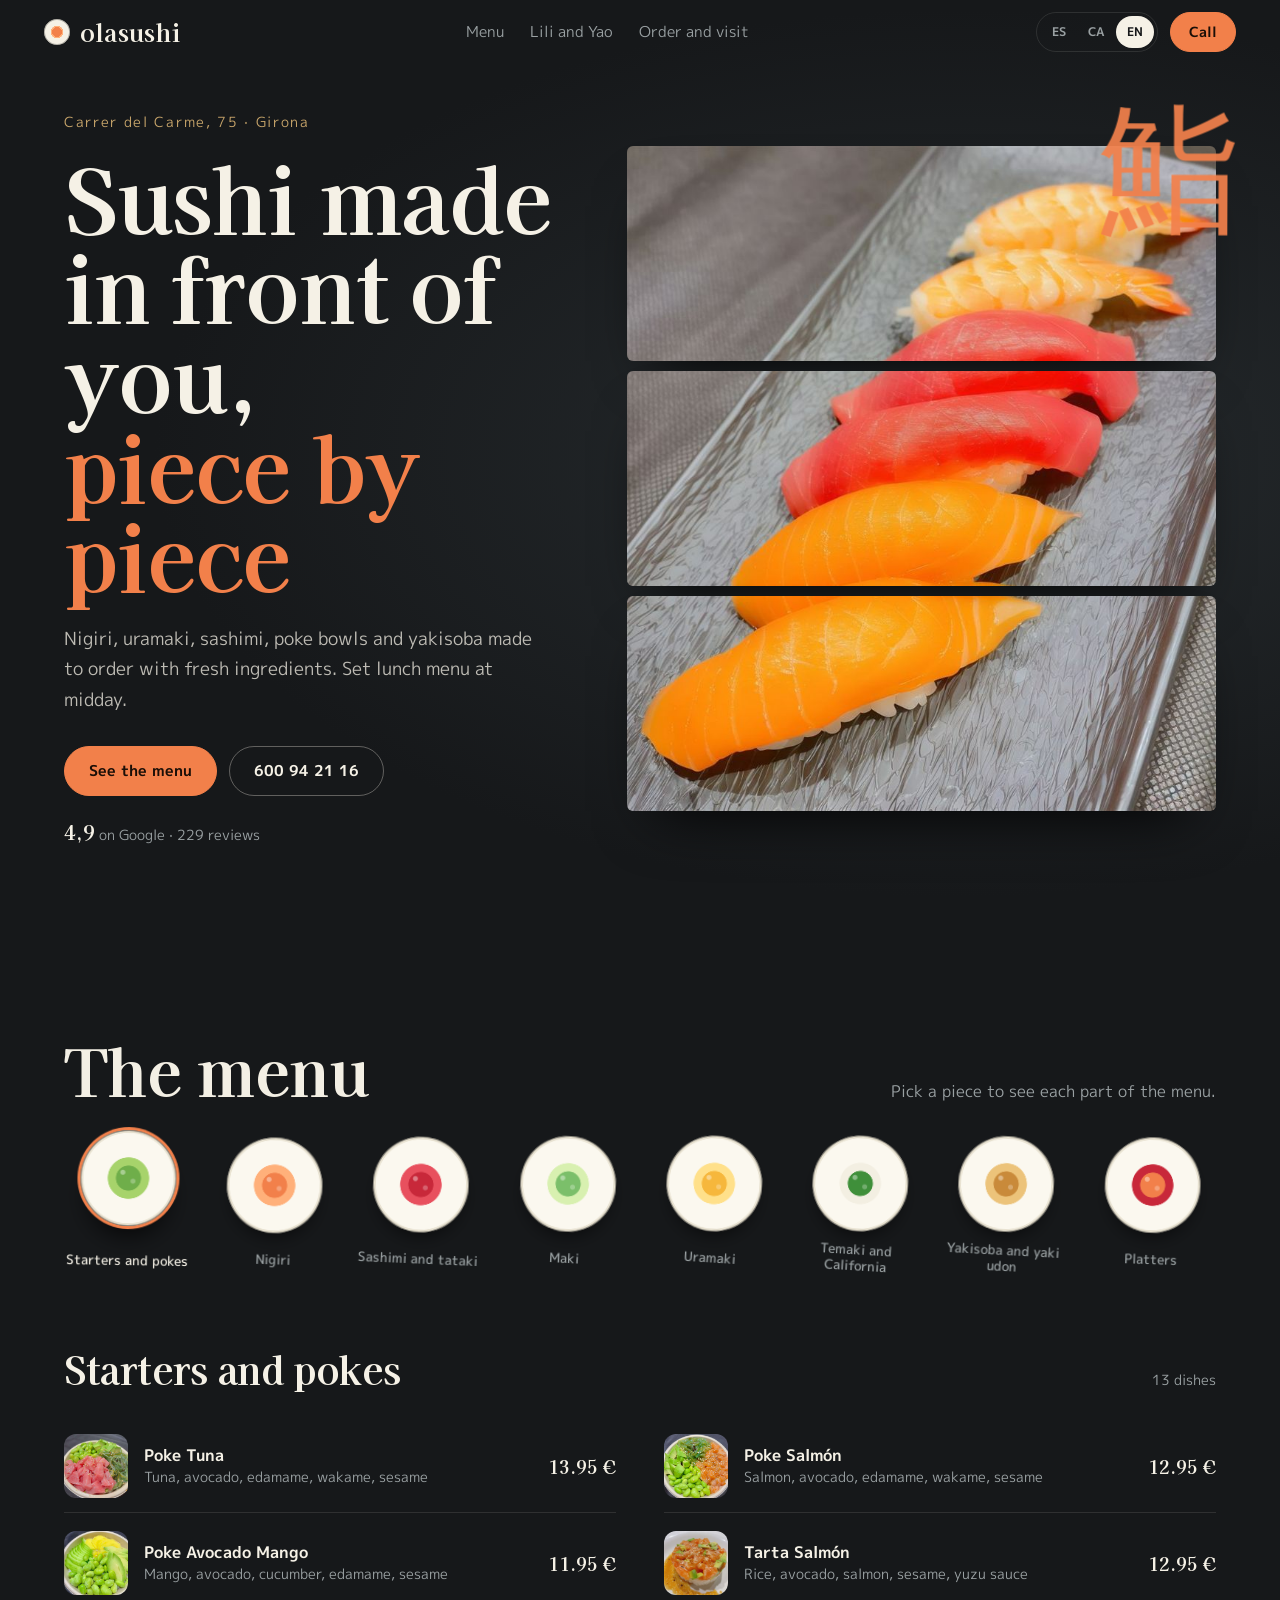
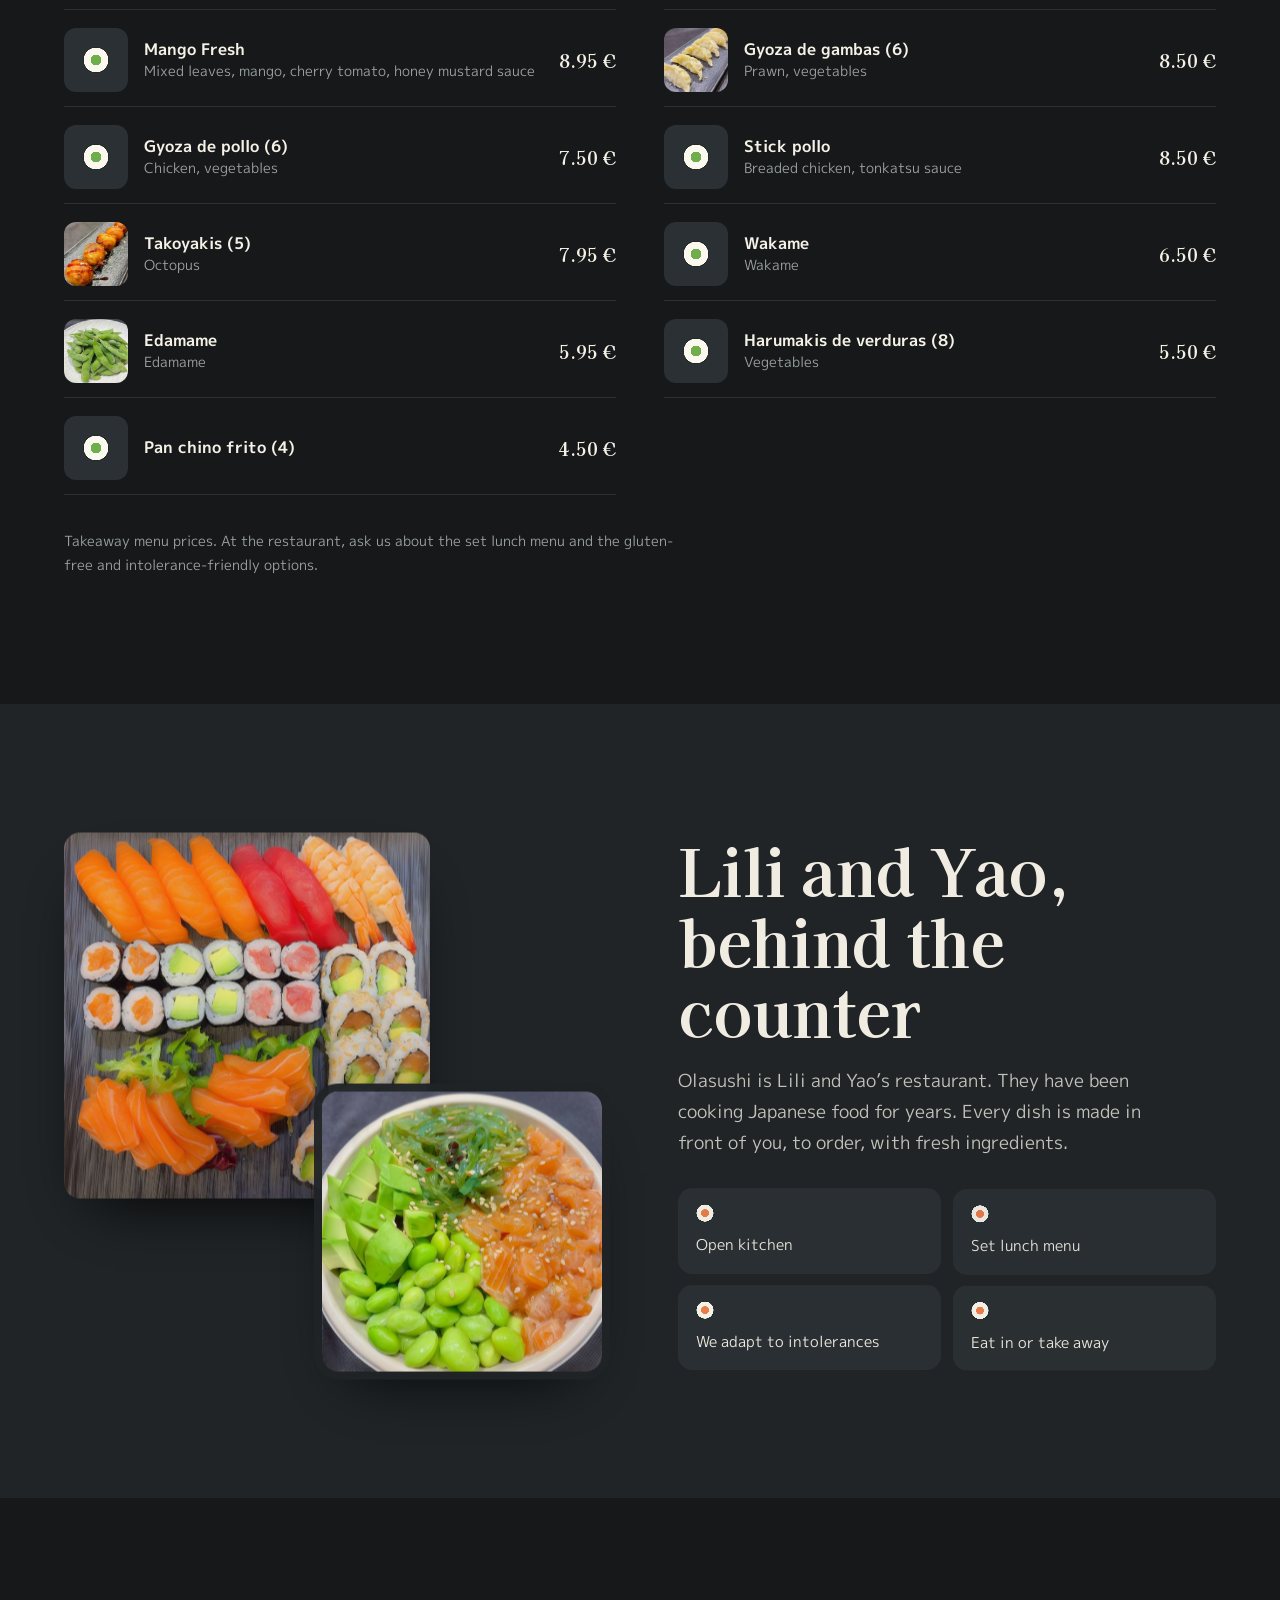
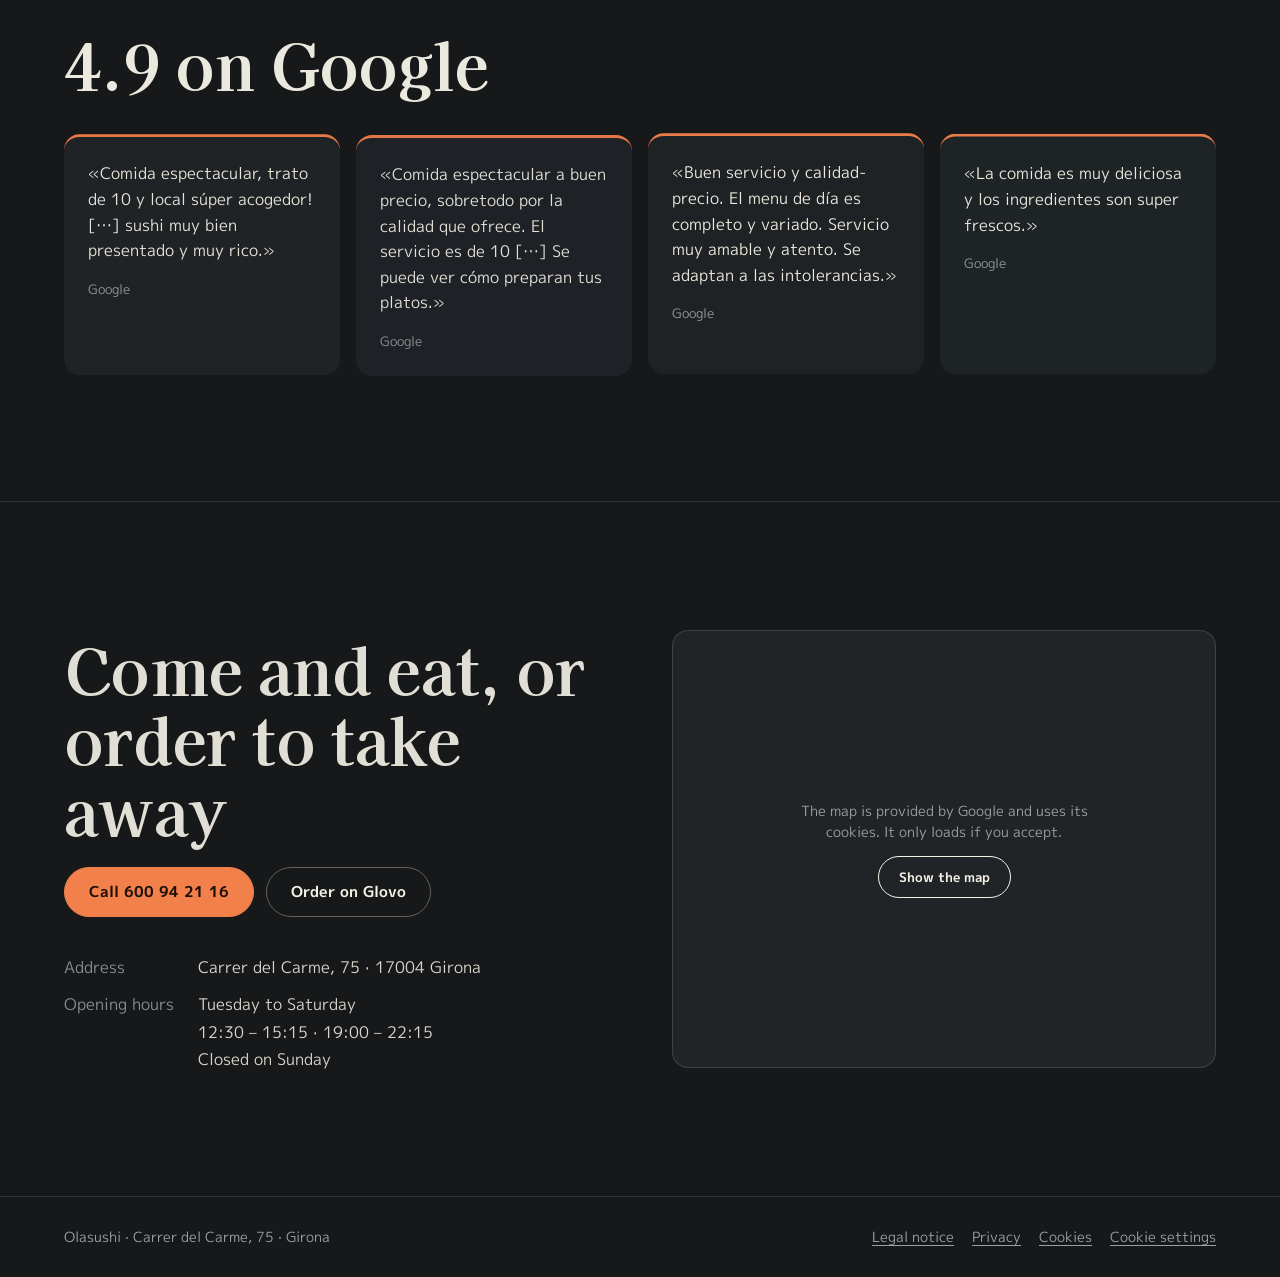
<file: index.html>
<!doctype html>
<html lang="es">
<head>
<meta charset="utf-8">
<meta name="viewport" content="width=device-width, initial-scale=1, viewport-fit=cover">
<title>Olasushi · Sushi y cocina japonesa en Girona</title>
<meta name="description" content="Olasushi, Carrer del Carme 75, Girona. Sushi, nigiris, uramakis, pokes y yakisoba preparados a la vista. Menú del día al mediodía. 4,9 en Google con 229 reseñas.">
<meta name="theme-color" content="#16181a">
<link rel="icon" href="assets/favicon.svg" type="image/svg+xml">
<link rel="alternate" hreflang="es" href="?lang=es"><link rel="alternate" hreflang="ca" href="?lang=ca"><link rel="alternate" hreflang="en" href="?lang=en">
<meta property="og:title" content="Olasushi · Girona">
<meta property="og:description" content="Sushi preparado a la vista, en el Carrer del Carme de Girona.">
<meta property="og:image" content="assets/img/combinado-4.jpg">
<script>document.documentElement.classList.add('js')</script>
<link rel="stylesheet" href="css/fonts.css">
<link rel="stylesheet" href="css/premium.css">
<link rel="stylesheet" href="css/style.css">
<link rel="stylesheet" href="css/legal.css">
<script type="application/ld+json">
{"@context":"https://schema.org","@type":"Restaurant","name":"Olasushi","servesCuisine":["Japonesa","Sushi"],"telephone":"+34600942116","address":{"@type":"PostalAddress","streetAddress":"Carrer del Carme, 75","postalCode":"17004","addressLocality":"Girona","addressRegion":"Girona","addressCountry":"ES"},"aggregateRating":{"@type":"AggregateRating","ratingValue":"4.9","reviewCount":"229"},"hasMenu":"#carta"}
</script>
</head>
<body>
<a class="skip" href="#main" data-i18n="skip">Saltar al contenido</a>

<header class="top">
  <a class="brand" href="#main" aria-label="Olasushi, inicio"><i aria-hidden="true"></i>olasushi</a>
  <nav class="nav" aria-label="Principal">
    <a href="#carta" data-i18n="n1">La carta</a>
    <a href="#cocina" data-i18n="n2">Lili y Yao</a>
    <a href="#pedir" data-i18n="n3">Pedir y visitar</a>
  </nav>
  <div class="top-r">
    <div class="langs" role="group" aria-label="Idioma"><button type="button" data-lang="es">ES</button><button type="button" data-lang="ca">CA</button><button type="button" data-lang="en">EN</button></div>
    <a class="btn btn-sm" href="tel:+34600942116" data-i18n="call">Llamar</a>
  </div>
</header>

<main id="main">
  <!-- PORTADA: la esterilla enrolla el maki y se corta en 8 piezas -->
  <section class="hero" aria-labelledby="h1">
    <div class="hero-txt">
      <p class="hero-k">Carrer del Carme, 75 · Girona</p>
      <h1 id="h1"><span data-i18n="h1a">Sushi hecho a la vista,</span> <em data-i18n="h1b">pieza a pieza</em></h1>
      <p class="hero-p" data-i18n="hp">Nigiris, uramakis, sashimi, pokes y yakisoba preparados al momento con producto fresco. Al mediodía, menú del día.</p>
      <div class="hero-cta">
        <a class="btn" href="#carta" data-i18n="seeMenu">Ver la carta</a>
        <a class="btn btn-line" href="tel:+34600942116">600 94 21 16</a>
      </div>
      <p class="hero-rate"><b>4,9</b> <span data-i18n="rate">en Google · 229 reseñas</span></p>
    </div>
    <div class="cuts" id="cuts" role="img" aria-label="Nigiris variados recién preparados" data-i18n-attr="aria-label:aHero">
      <span class="cut" style="--k:0"></span><span class="cut" style="--k:1"></span><span class="cut" style="--k:2"></span>
      <p class="cuts-tag" aria-hidden="true">鮨</p>
    </div>
  </section>

  <!-- LA CARTA: cada pieza del maki es una sección -->
  <section class="carta" id="carta" aria-labelledby="ca-h">
    <div class="carta-head">
      <h2 id="ca-h" class="rv" data-i18n="cah">La carta</h2>
      <p data-i18n="cap">Elige una pieza para ver cada parte de la carta.</p>
    </div>
    <div class="pieces" role="tablist" aria-labelledby="ca-h" id="pieces"></div>
    <div class="menu" id="menu" role="tabpanel" aria-live="polite"></div>
    <p class="carta-note" data-i18n="cnote">Precios de la carta para llevar. En el restaurante, pregúntanos por el menú del día y por las opciones sin gluten o para intolerancias.</p>
  </section>

  <!-- LILI Y YAO -->
  <section class="cocina" id="cocina" aria-labelledby="co-h">
    <div class="co-imgs">
      <img src="assets/img/combinado-4.jpg" alt="Bandeja combinada con nigiris, makis, california y sashimi" width="900" height="837" loading="lazy" data-i18n-attr="alt:aCo1">
      <img src="assets/img/poke-salmon.jpg" alt="Poke de salmón con aguacate, edamame y wakame" width="893" height="900" loading="lazy" data-i18n-attr="alt:aCo2">
    </div>
    <div class="co-txt">
      <h2 id="co-h" class="rv" data-i18n="coh">Lili y Yao, en la barra</h2>
      <p data-i18n="cop1">Olasushi es el restaurante de Lili y Yao, que llevan años dedicados a la cocina japonesa. Cada plato se prepara a la vista, en el momento, con ingredientes frescos.</p>
      <ul class="facts">
        <li data-i18n="f1">Cocina a la vista</li>
        <li data-i18n="f2">Menú del día al mediodía</li>
        <li data-i18n="f3">Nos adaptamos a intolerancias</li>
        <li data-i18n="f4">Para tomar aquí o para llevar</li>
      </ul>
    </div>
  </section>

  <!-- RESEÑAS -->
  <section class="resenas" aria-labelledby="r-h">
    <h2 id="r-h" class="rv" data-i18n="rh">4,9 en Google</h2>
    <div class="rs">
      <blockquote><p lang="es">«Comida espectacular, trato de 10 y local súper acogedor! […] sushi muy bien presentado y muy rico.»</p><cite>Google</cite></blockquote>
      <blockquote><p lang="es">«Comida espectacular a buen precio, sobretodo por la calidad que ofrece. El servicio es de 10 […] Se puede ver cómo preparan tus platos.»</p><cite>Google</cite></blockquote>
      <blockquote><p lang="es">«Buen servicio y calidad-precio. El menu de día es completo y variado. Servicio muy amable y atento. Se adaptan a las intolerancias.»</p><cite>Google</cite></blockquote>
      <blockquote><p lang="es">«La comida es muy deliciosa y los ingredientes son super frescos.»</p><cite>Google</cite></blockquote>
    </div>
  </section>

  <!-- PEDIR Y VISITAR -->
  <section class="pedir" id="pedir" aria-labelledby="pe-h">
    <div class="pe-txt">
      <h2 id="pe-h" class="rv" data-i18n="peh">Ven a comer o pide para llevar</h2>
      <div class="pe-cta">
        <a class="btn" href="tel:+34600942116" data-i18n="callFull">Llamar al 600 94 21 16</a>
        <a class="btn btn-line" href="https://glovoapp.com/es/es/girona/stores/olasushi-girona" target="_blank" rel="noopener" data-i18n="glovo">Pedir en Glovo</a>
      </div>
      <dl>
        <dt data-i18n="d1">Dirección</dt><dd>Carrer del Carme, 75 · 17004 Girona</dd>
        <dt data-i18n="d2">Horario</dt><dd><span data-i18n="h1">Martes a sábado</span><br>12:30 – 15:15 · 19:00 – 22:15<br><span data-i18n="h2">Domingo cerrado</span></dd>
      </dl>
    </div>
    <div class="cc-map pe-map" data-src="https://www.google.com/maps?q=Olasushi,+Carrer+del+Carme+75,+17004+Girona&output=embed" data-title="Mapa: Olasushi"></div>
  </section>
</main>

<footer class="foot">
  <div class="foot-row">
    <p>Olasushi · Carrer del Carme, 75 · Girona</p>
    <nav class="foot-links" aria-label="Información legal">
      <a href="aviso-legal.html" data-i18n="lg1">Aviso legal</a>
      <a href="privacidad.html" data-i18n="lg2">Privacidad</a>
      <a href="cookies.html" data-i18n="lg3">Cookies</a>
      <button type="button" data-cookies-open data-i18n="lg4">Configurar cookies</button>
    </nav>
  </div>
</footer>

<script src="js/lang.js"></script>
<script src="js/menu.js"></script>
<script src="js/i18n.js" data-site="olasushi-girona"></script>
<script src="js/consent.js" data-site="olasushi-girona"></script>
<script src="js/vendor/gsap.min.js"></script>
<script src="js/vendor/ScrollTrigger.min.js"></script>
<script src="js/vendor/lenis.min.js"></script>
<script src="js/premium.js"></script>
<script src="js/main.js"></script>
</body>
</html>
</file>
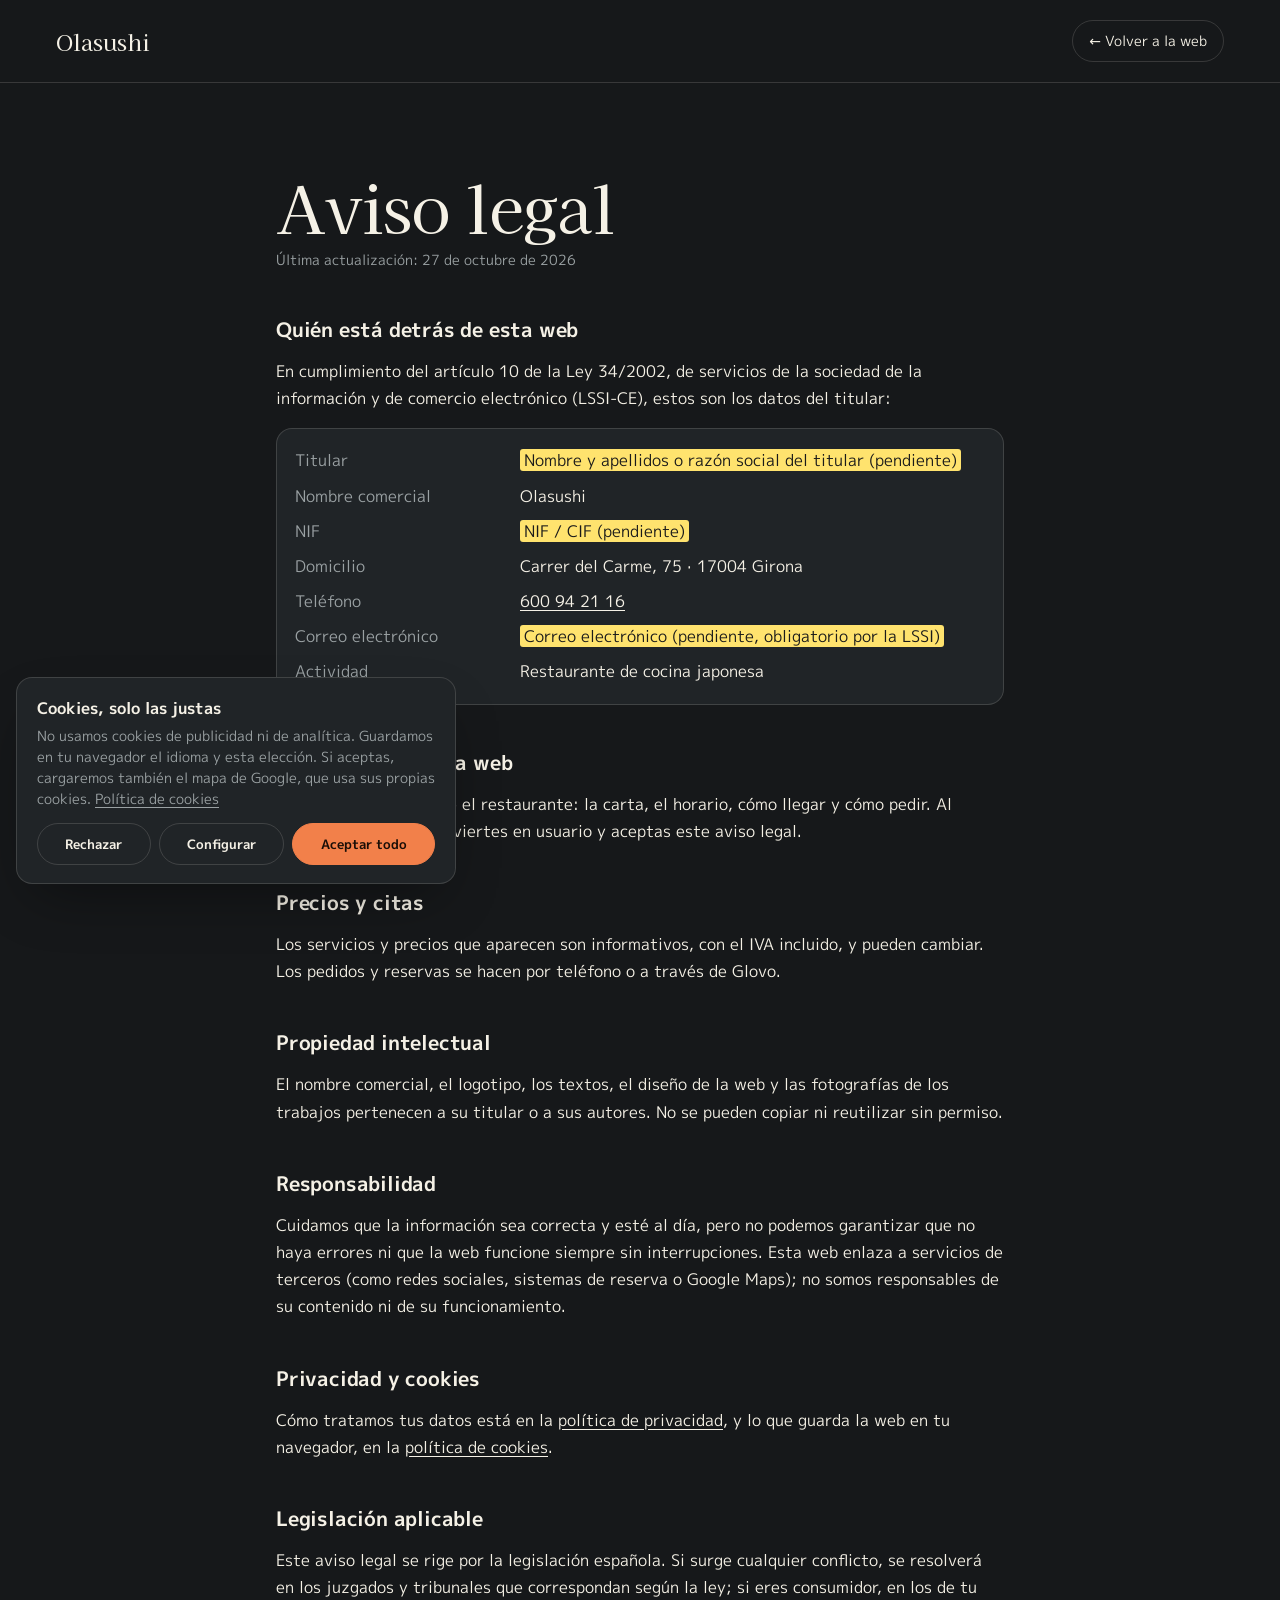
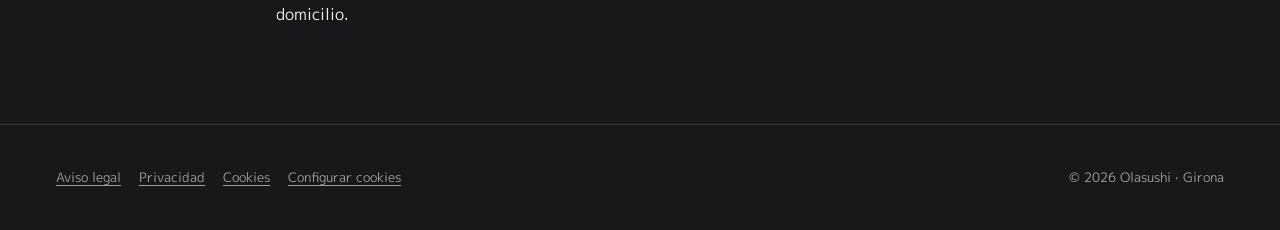
<file: aviso-legal.html>
<!doctype html>
<html lang="es">
<head>
<meta charset="utf-8">
<meta name="viewport" content="width=device-width, initial-scale=1, viewport-fit=cover">
<title>Aviso legal · Olasushi</title>
<meta name="robots" content="noindex, follow">
<meta name="theme-color" content="#16181a">
<link rel="icon" href="assets/favicon.svg" type="image/svg+xml">
<link rel="stylesheet" href="css/fonts.css">
<link rel="stylesheet" href="css/style.css">
<link rel="stylesheet" href="css/legal.css">
</head>
<body class="legal-page">
<header class="legal-top">
  <a class="legal-brand" href="./">Olasushi</a>
  <a class="legal-back" href="./">&larr; Volver a la web</a>
</header>
<main class="legal">
  <h1>Aviso legal</h1>
  <p class="upd">Última actualización: 27 de octubre de 2026</p>

  <h2>Quién está detrás de esta web</h2>
  <p>En cumplimiento del artículo 10 de la Ley 34/2002, de servicios de la sociedad de la información y de comercio electrónico (LSSI-CE), estos son los datos del titular:</p>
  <dl>
    <dt>Titular</dt><dd><mark>Nombre y apellidos o razón social del titular (pendiente)</mark></dd>
    <dt>Nombre comercial</dt><dd>Olasushi</dd>
    <dt>NIF</dt><dd><mark>NIF / CIF (pendiente)</mark></dd>
    <dt>Domicilio</dt><dd>Carrer del Carme, 75 · 17004 Girona</dd>
    <dt>Teléfono</dt><dd><a href="tel:+34600942116">600 94 21 16</a></dd>
    <dt>Correo electrónico</dt><dd><mark>Correo electrónico (pendiente, obligatorio por la LSSI)</mark></dd>
    <dt>Actividad</dt><dd>Restaurante de cocina japonesa</dd>
  </dl>

  <h2>Para qué sirve esta web</h2>
  <p>Esta web informa sobre el restaurante: la carta, el horario, cómo llegar y cómo pedir. Al navegar por ella te conviertes en usuario y aceptas este aviso legal.</p>

  <h2>Precios y citas</h2>
  <p>Los servicios y precios que aparecen son informativos, con el IVA incluido, y pueden cambiar. Los pedidos y reservas se hacen por teléfono o a través de Glovo.</p>

  <h2>Propiedad intelectual</h2>
  <p>El nombre comercial, el logotipo, los textos, el diseño de la web y las fotografías de los trabajos pertenecen a su titular o a sus autores. No se pueden copiar ni reutilizar sin permiso.</p>

  <h2>Responsabilidad</h2>
  <p>Cuidamos que la información sea correcta y esté al día, pero no podemos garantizar que no haya errores ni que la web funcione siempre sin interrupciones. Esta web enlaza a servicios de terceros (como redes sociales, sistemas de reserva o Google Maps); no somos responsables de su contenido ni de su funcionamiento.</p>

  <h2>Privacidad y cookies</h2>
  <p>Cómo tratamos tus datos está en la <a href="privacidad.html">política de privacidad</a>, y lo que guarda la web en tu navegador, en la <a href="cookies.html">política de cookies</a>.</p>

  <h2>Legislación aplicable</h2>
  <p>Este aviso legal se rige por la legislación española. Si surge cualquier conflicto, se resolverá en los juzgados y tribunales que correspondan según la ley; si eres consumidor, en los de tu domicilio.</p>
</main>
<footer class="legal-foot">
  <nav class="legal-links" aria-label="Información legal">
    <a href="aviso-legal.html" aria-current="page">Aviso legal</a>
    <a href="privacidad.html">Privacidad</a>
    <a href="cookies.html">Cookies</a>
    <button type="button" data-cookies-open>Configurar cookies</button>
  </nav>
  <p>© 2026 Olasushi · Girona</p>
</footer>
<script src="js/consent.js" data-site="olasushi-girona"></script>
</body>
</html>
</file>
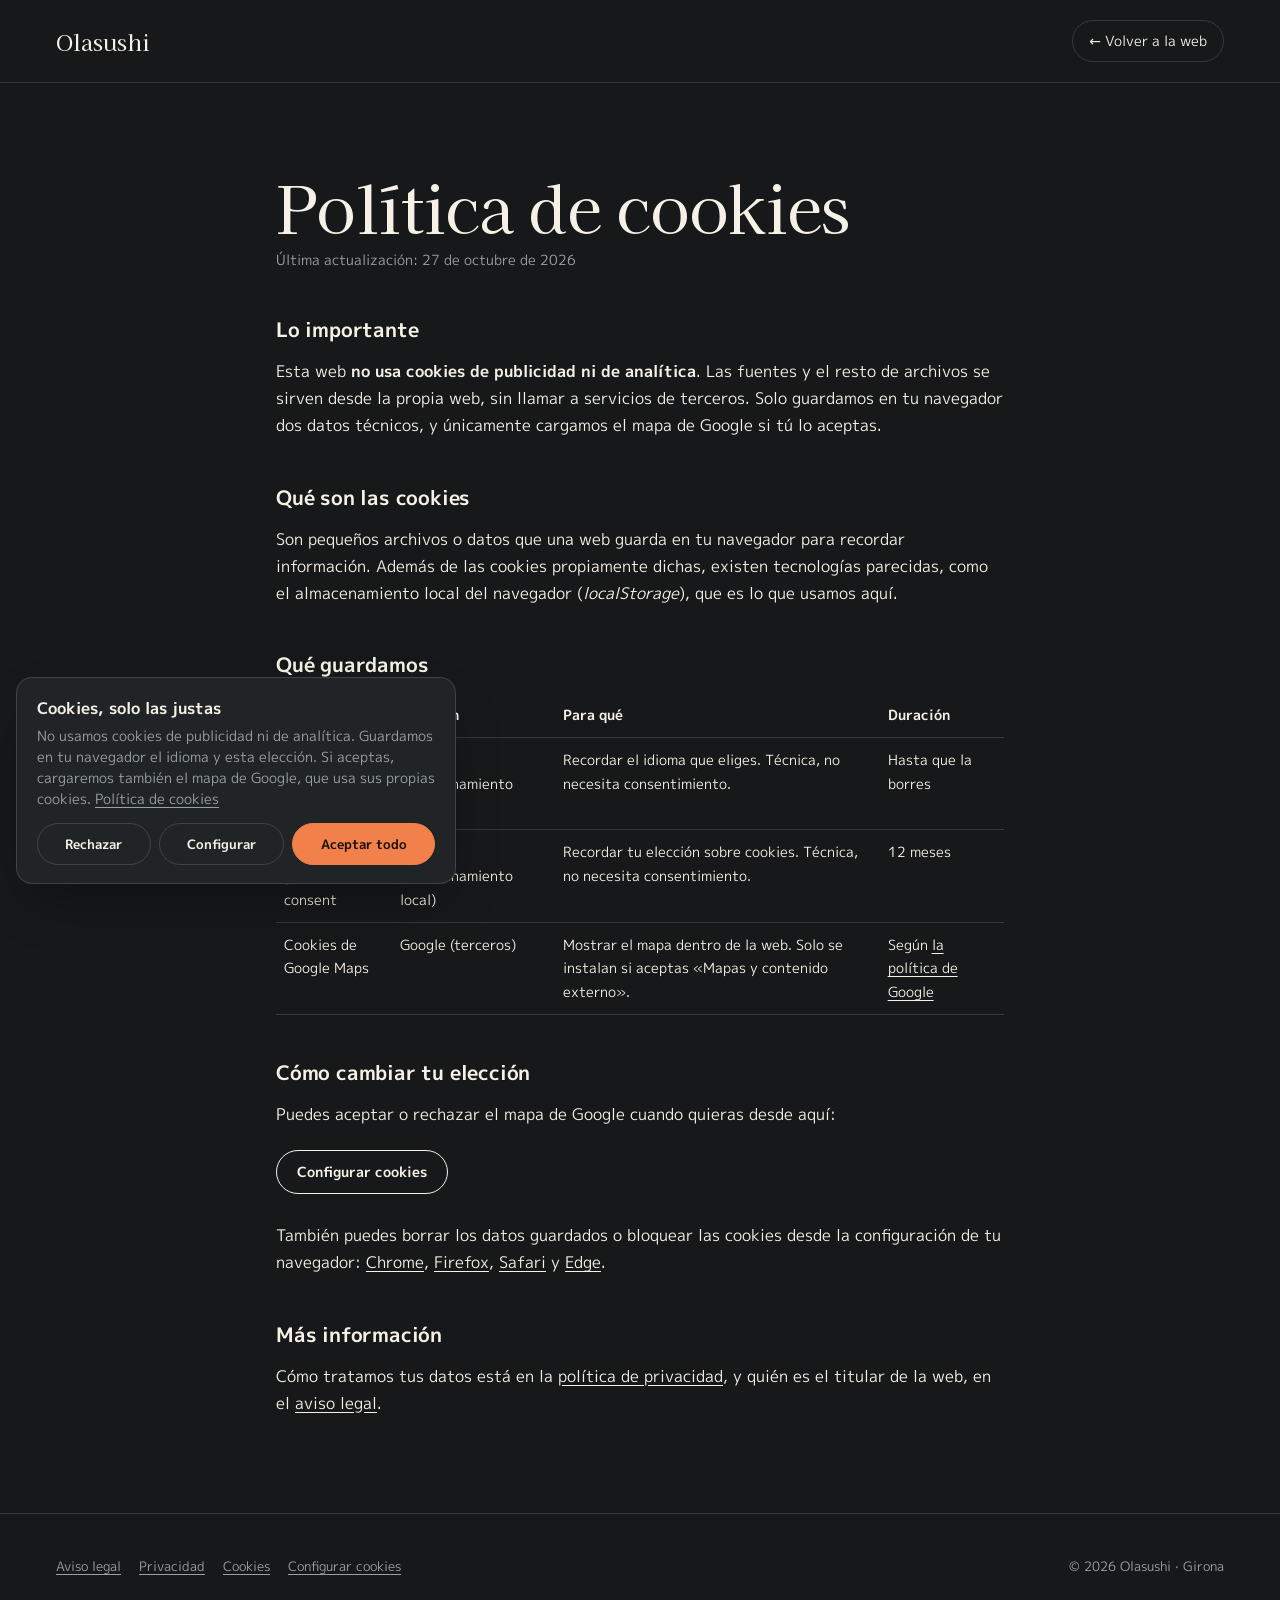
<file: cookies.html>
<!doctype html>
<html lang="es">
<head>
<meta charset="utf-8">
<meta name="viewport" content="width=device-width, initial-scale=1, viewport-fit=cover">
<title>Política de cookies · Olasushi</title>
<meta name="robots" content="noindex, follow">
<meta name="theme-color" content="#16181a">
<link rel="icon" href="assets/favicon.svg" type="image/svg+xml">
<link rel="stylesheet" href="css/fonts.css">
<link rel="stylesheet" href="css/style.css">
<link rel="stylesheet" href="css/legal.css">
</head>
<body class="legal-page">
<header class="legal-top">
  <a class="legal-brand" href="./">Olasushi</a>
  <a class="legal-back" href="./">&larr; Volver a la web</a>
</header>
<main class="legal">
  <h1>Política de cookies</h1>
  <p class="upd">Última actualización: 27 de octubre de 2026</p>

  <h2>Lo importante</h2>
  <p>Esta web <strong>no usa cookies de publicidad ni de analítica</strong>. Las fuentes y el resto de archivos se sirven desde la propia web, sin llamar a servicios de terceros. Solo guardamos en tu navegador dos datos técnicos, y únicamente cargamos el mapa de Google si tú lo aceptas.</p>

  <h2>Qué son las cookies</h2>
  <p>Son pequeños archivos o datos que una web guarda en tu navegador para recordar información. Además de las cookies propiamente dichas, existen tecnologías parecidas, como el almacenamiento local del navegador (<em>localStorage</em>), que es lo que usamos aquí.</p>

  <h2>Qué guardamos</h2>
  <table>
    <thead><tr><th>Nombre</th><th>De quién</th><th>Para qué</th><th>Duración</th></tr></thead>
    <tbody>
      <tr><td>olasushi-girona-lang</td><td>Propia (almacenamiento local)</td><td>Recordar el idioma que eliges. Técnica, no necesita consentimiento.</td><td>Hasta que la borres</td></tr>
      <tr><td>olasushi-girona-consent</td><td>Propia (almacenamiento local)</td><td>Recordar tu elección sobre cookies. Técnica, no necesita consentimiento.</td><td>12 meses</td></tr>
      <tr><td>Cookies de Google Maps</td><td>Google (terceros)</td><td>Mostrar el mapa dentro de la web. Solo se instalan si aceptas «Mapas y contenido externo».</td><td>Según <a href="https://policies.google.com/technologies/cookies?hl=es" target="_blank" rel="noopener">la política de Google</a></td></tr>
    </tbody>
  </table>

  <h2>Cómo cambiar tu elección</h2>
  <p>Puedes aceptar o rechazar el mapa de Google cuando quieras desde aquí:</p>
  <button type="button" class="legal-btn" data-cookies-open>Configurar cookies</button>
  <p>También puedes borrar los datos guardados o bloquear las cookies desde la configuración de tu navegador:
    <a href="https://support.google.com/chrome/answer/95647?hl=es" target="_blank" rel="noopener">Chrome</a>,
    <a href="https://support.mozilla.org/es/kb/Borrar%20cookies" target="_blank" rel="noopener">Firefox</a>,
    <a href="https://support.apple.com/es-es/guide/safari/sfri11471/mac" target="_blank" rel="noopener">Safari</a> y
    <a href="https://support.microsoft.com/es-es/microsoft-edge/eliminar-las-cookies-en-microsoft-edge-63947406-40ac-c3b8-57b9-2a946a29ae09" target="_blank" rel="noopener">Edge</a>.</p>

  <h2>Más información</h2>
  <p>Cómo tratamos tus datos está en la <a href="privacidad.html">política de privacidad</a>, y quién es el titular de la web, en el <a href="aviso-legal.html">aviso legal</a>.</p>
</main>
<footer class="legal-foot">
  <nav class="legal-links" aria-label="Información legal">
    <a href="aviso-legal.html">Aviso legal</a>
    <a href="privacidad.html">Privacidad</a>
    <a href="cookies.html" aria-current="page">Cookies</a>
    <button type="button" data-cookies-open>Configurar cookies</button>
  </nav>
  <p>© 2026 Olasushi · Girona</p>
</footer>
<script src="js/consent.js" data-site="olasushi-girona"></script>
</body>
</html>
</file>
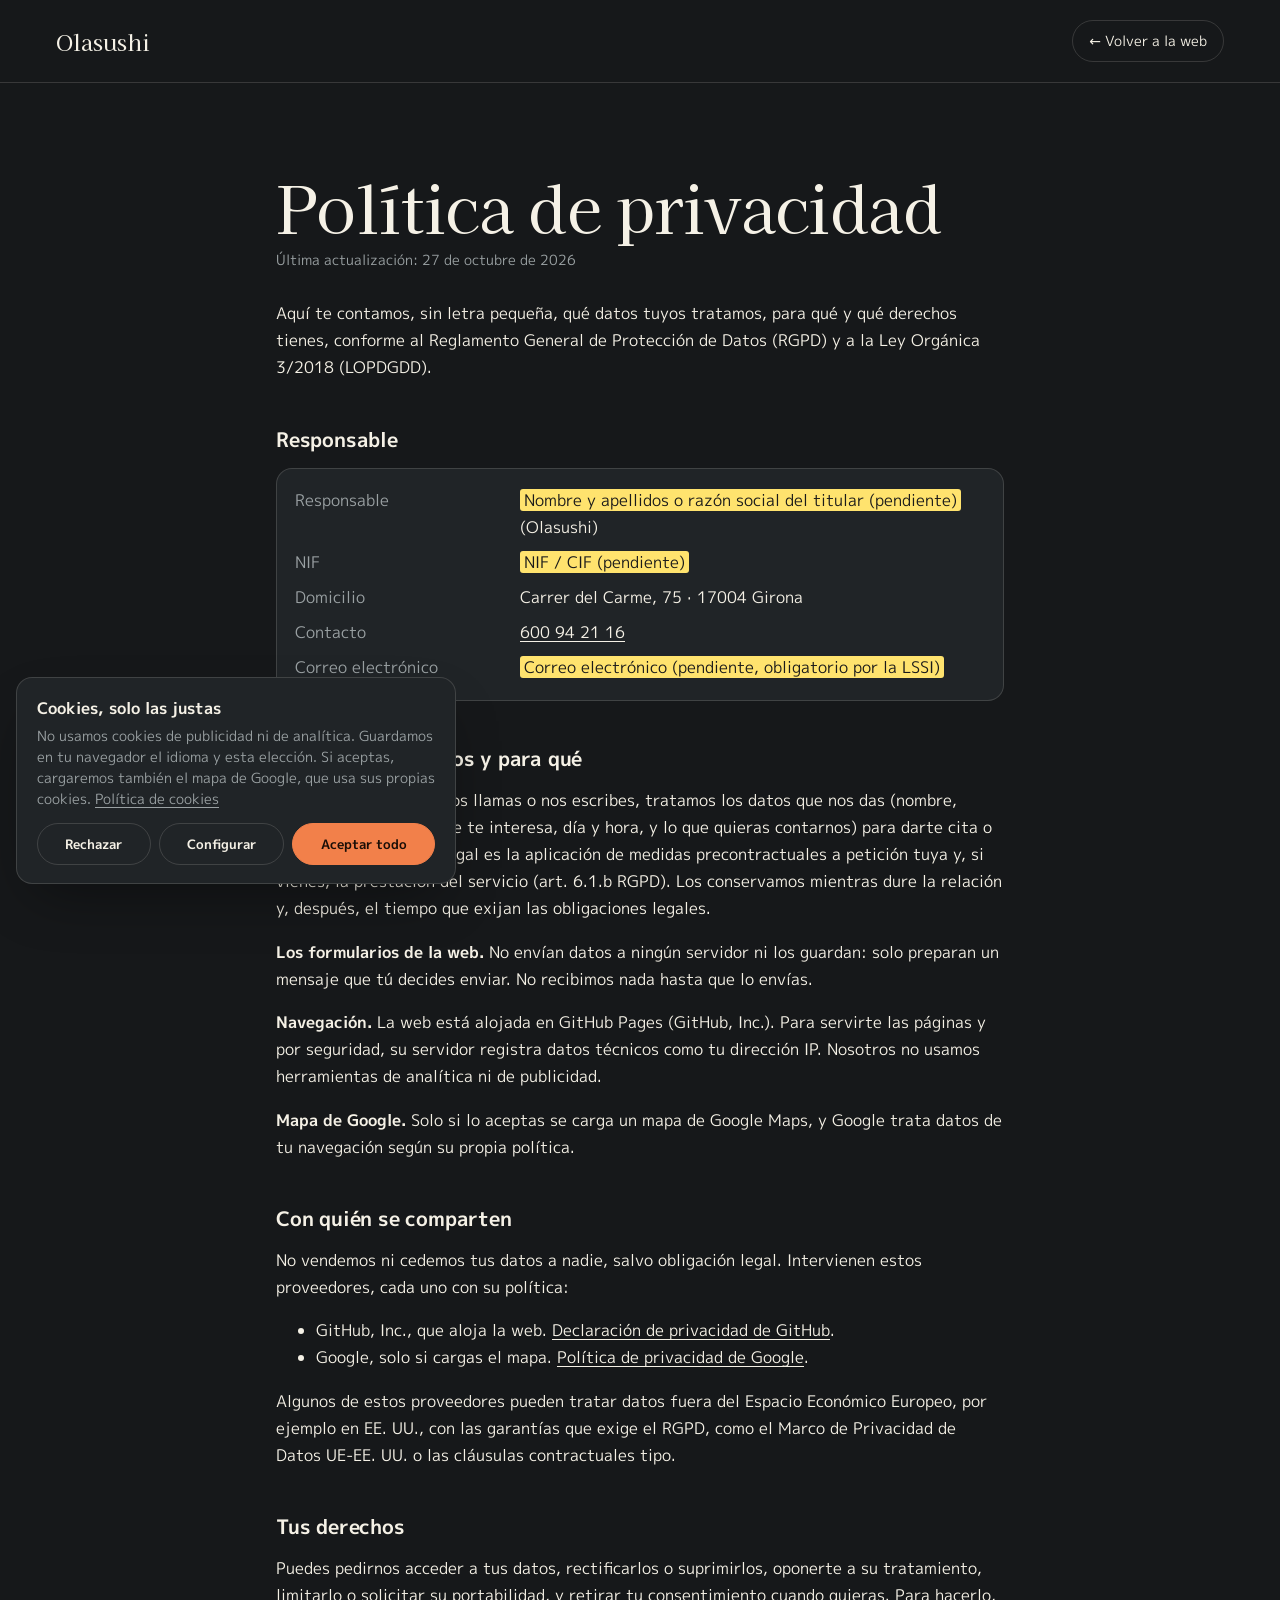
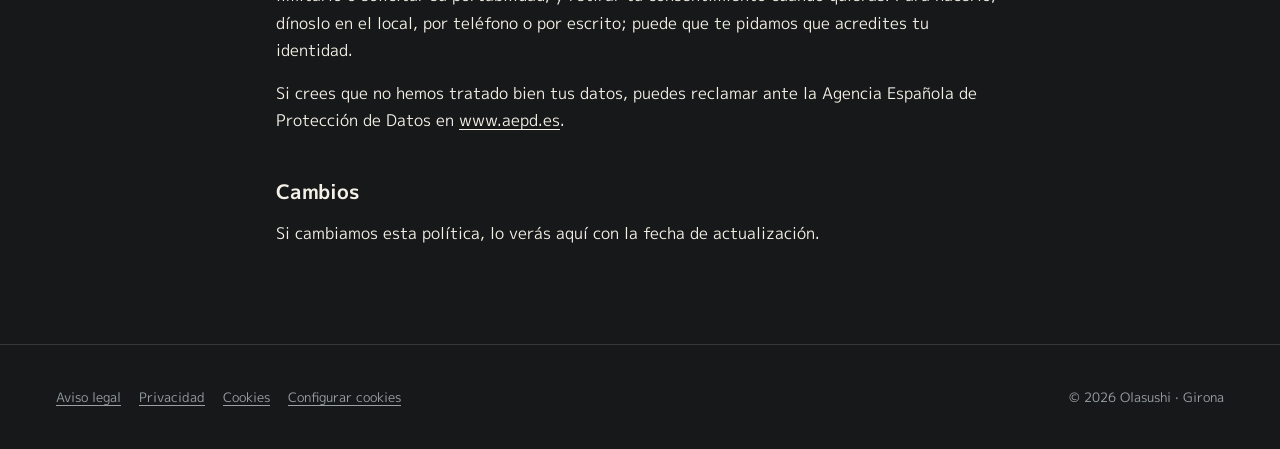
<file: privacidad.html>
<!doctype html>
<html lang="es">
<head>
<meta charset="utf-8">
<meta name="viewport" content="width=device-width, initial-scale=1, viewport-fit=cover">
<title>Política de privacidad · Olasushi</title>
<meta name="robots" content="noindex, follow">
<meta name="theme-color" content="#16181a">
<link rel="icon" href="assets/favicon.svg" type="image/svg+xml">
<link rel="stylesheet" href="css/fonts.css">
<link rel="stylesheet" href="css/style.css">
<link rel="stylesheet" href="css/legal.css">
</head>
<body class="legal-page">
<header class="legal-top">
  <a class="legal-brand" href="./">Olasushi</a>
  <a class="legal-back" href="./">&larr; Volver a la web</a>
</header>
<main class="legal">
  <h1>Política de privacidad</h1>
  <p class="upd">Última actualización: 27 de octubre de 2026</p>
  <p>Aquí te contamos, sin letra pequeña, qué datos tuyos tratamos, para qué y qué derechos tienes, conforme al Reglamento General de Protección de Datos (RGPD) y a la Ley Orgánica 3/2018 (LOPDGDD).</p>

  <h2>Responsable</h2>
  <dl>
    <dt>Responsable</dt><dd><mark>Nombre y apellidos o razón social del titular (pendiente)</mark> (Olasushi)</dd>
    <dt>NIF</dt><dd><mark>NIF / CIF (pendiente)</mark></dd>
    <dt>Domicilio</dt><dd>Carrer del Carme, 75 · 17004 Girona</dd>
    <dt>Contacto</dt><dd><a href="tel:+34600942116">600 94 21 16</a></dd>
    <dt>Correo electrónico</dt><dd><mark>Correo electrónico (pendiente, obligatorio por la LSSI)</mark></dd>
  </dl>

  <h2>Qué datos tratamos y para qué</h2>
  <p><strong>Citas y consultas.</strong> Si nos llamas o nos escribes, tratamos los datos que nos das (nombre, teléfono, el servicio que te interesa, día y hora, y lo que quieras contarnos) para darte cita o responderte. La base legal es la aplicación de medidas precontractuales a petición tuya y, si vienes, la prestación del servicio (art. 6.1.b RGPD). Los conservamos mientras dure la relación y, después, el tiempo que exijan las obligaciones legales.</p>
  <p><strong>Los formularios de la web.</strong> No envían datos a ningún servidor ni los guardan: solo preparan un mensaje que tú decides enviar. No recibimos nada hasta que lo envías.</p>
  <p><strong>Navegación.</strong> La web está alojada en GitHub Pages (GitHub, Inc.). Para servirte las páginas y por seguridad, su servidor registra datos técnicos como tu dirección IP. Nosotros no usamos herramientas de analítica ni de publicidad.</p>
  <p><strong>Mapa de Google.</strong> Solo si lo aceptas se carga un mapa de Google Maps, y Google trata datos de tu navegación según su propia política.</p>

  <h2>Con quién se comparten</h2>
  <p>No vendemos ni cedemos tus datos a nadie, salvo obligación legal. Intervienen estos proveedores, cada uno con su política:</p>
  <ul>
    <li>GitHub, Inc., que aloja la web. <a href="https://docs.github.com/es/site-policy/privacy-policies/github-general-privacy-statement" target="_blank" rel="noopener">Declaración de privacidad de GitHub</a>.</li>
    <li>Google, solo si cargas el mapa. <a href="https://policies.google.com/privacy?hl=es" target="_blank" rel="noopener">Política de privacidad de Google</a>.</li>
  </ul>
  <p>Algunos de estos proveedores pueden tratar datos fuera del Espacio Económico Europeo, por ejemplo en EE. UU., con las garantías que exige el RGPD, como el Marco de Privacidad de Datos UE-EE. UU. o las cláusulas contractuales tipo.</p>

  <h2>Tus derechos</h2>
  <p>Puedes pedirnos acceder a tus datos, rectificarlos o suprimirlos, oponerte a su tratamiento, limitarlo o solicitar su portabilidad, y retirar tu consentimiento cuando quieras. Para hacerlo, dínoslo en el local, por teléfono o por escrito; puede que te pidamos que acredites tu identidad.</p>
  <p>Si crees que no hemos tratado bien tus datos, puedes reclamar ante la Agencia Española de Protección de Datos en <a href="https://www.aepd.es/" target="_blank" rel="noopener">www.aepd.es</a>.</p>

  <h2>Cambios</h2>
  <p>Si cambiamos esta política, lo verás aquí con la fecha de actualización.</p>
</main>
<footer class="legal-foot">
  <nav class="legal-links" aria-label="Información legal">
    <a href="aviso-legal.html">Aviso legal</a>
    <a href="privacidad.html" aria-current="page">Privacidad</a>
    <a href="cookies.html">Cookies</a>
    <button type="button" data-cookies-open>Configurar cookies</button>
  </nav>
  <p>© 2026 Olasushi · Girona</p>
</footer>
<script src="js/consent.js" data-site="olasushi-girona"></script>
</body>
</html>
</file>
<file: css/fonts.css>
/* Fuentes alojadas en la propia web (sin llamadas a Google) */
@font-face {
  font-family: 'Kaisei Tokumin';
  font-style: normal;
  font-weight: 400;
  font-display: swap;
  src: url(../assets/fonts/kaisei-tokumin-normal-400-latin-ext.woff2) format('woff2');
  unicode-range: U+0100-02BA, U+02BD-02C5, U+02C7-02CC, U+02CE-02D7, U+02DD-02FF, U+0304, U+0308, U+0329, U+1D00-1DBF, U+1E00-1E9F, U+1EF2-1EFF, U+2020, U+20A0-20AB, U+20AD-20C4, U+2113, U+2C60-2C7F, U+A720-A7FF;
}
@font-face {
  font-family: 'Kaisei Tokumin';
  font-style: normal;
  font-weight: 400;
  font-display: swap;
  src: url(../assets/fonts/kaisei-tokumin-normal-400-latin.woff2) format('woff2');
  unicode-range: U+0000-00FF, U+0131, U+0152-0153, U+02BB-02BC, U+02C6, U+02DA, U+02DC, U+0304, U+0308, U+0329, U+2000-206F, U+20AC, U+2122, U+2191, U+2193, U+2212, U+2215, U+FEFF, U+FFFD;
}
@font-face {
  font-family: 'Kaisei Tokumin';
  font-style: normal;
  font-weight: 700;
  font-display: swap;
  src: url(../assets/fonts/kaisei-tokumin-normal-700-latin-ext.woff2) format('woff2');
  unicode-range: U+0100-02BA, U+02BD-02C5, U+02C7-02CC, U+02CE-02D7, U+02DD-02FF, U+0304, U+0308, U+0329, U+1D00-1DBF, U+1E00-1E9F, U+1EF2-1EFF, U+2020, U+20A0-20AB, U+20AD-20C4, U+2113, U+2C60-2C7F, U+A720-A7FF;
}
@font-face {
  font-family: 'Kaisei Tokumin';
  font-style: normal;
  font-weight: 700;
  font-display: swap;
  src: url(../assets/fonts/kaisei-tokumin-normal-700-latin.woff2) format('woff2');
  unicode-range: U+0000-00FF, U+0131, U+0152-0153, U+02BB-02BC, U+02C6, U+02DA, U+02DC, U+0304, U+0308, U+0329, U+2000-206F, U+20AC, U+2122, U+2191, U+2193, U+2212, U+2215, U+FEFF, U+FFFD;
}
@font-face {
  font-family: 'M PLUS 1p';
  font-style: normal;
  font-weight: 300;
  font-display: swap;
  src: url(../assets/fonts/m-plus-1p-normal-300-latin-ext.woff2) format('woff2');
  unicode-range: U+0100-02BA, U+02BD-02C5, U+02C7-02CC, U+02CE-02D7, U+02DD-02FF, U+0304, U+0308, U+0329, U+1D00-1DBF, U+1E00-1E9F, U+1EF2-1EFF, U+2020, U+20A0-20AB, U+20AD-20C4, U+2113, U+2C60-2C7F, U+A720-A7FF;
}
@font-face {
  font-family: 'M PLUS 1p';
  font-style: normal;
  font-weight: 300;
  font-display: swap;
  src: url(../assets/fonts/m-plus-1p-normal-300-latin.woff2) format('woff2');
  unicode-range: U+0000-00FF, U+0131, U+0152-0153, U+02BB-02BC, U+02C6, U+02DA, U+02DC, U+0304, U+0308, U+0329, U+2000-206F, U+20AC, U+2122, U+2191, U+2193, U+2212, U+2215, U+FEFF, U+FFFD;
}
@font-face {
  font-family: 'M PLUS 1p';
  font-style: normal;
  font-weight: 400;
  font-display: swap;
  src: url(../assets/fonts/m-plus-1p-normal-400-latin-ext.woff2) format('woff2');
  unicode-range: U+0100-02BA, U+02BD-02C5, U+02C7-02CC, U+02CE-02D7, U+02DD-02FF, U+0304, U+0308, U+0329, U+1D00-1DBF, U+1E00-1E9F, U+1EF2-1EFF, U+2020, U+20A0-20AB, U+20AD-20C4, U+2113, U+2C60-2C7F, U+A720-A7FF;
}
@font-face {
  font-family: 'M PLUS 1p';
  font-style: normal;
  font-weight: 400;
  font-display: swap;
  src: url(../assets/fonts/m-plus-1p-normal-400-latin.woff2) format('woff2');
  unicode-range: U+0000-00FF, U+0131, U+0152-0153, U+02BB-02BC, U+02C6, U+02DA, U+02DC, U+0304, U+0308, U+0329, U+2000-206F, U+20AC, U+2122, U+2191, U+2193, U+2212, U+2215, U+FEFF, U+FFFD;
}
@font-face {
  font-family: 'M PLUS 1p';
  font-style: normal;
  font-weight: 500;
  font-display: swap;
  src: url(../assets/fonts/m-plus-1p-normal-500-latin-ext.woff2) format('woff2');
  unicode-range: U+0100-02BA, U+02BD-02C5, U+02C7-02CC, U+02CE-02D7, U+02DD-02FF, U+0304, U+0308, U+0329, U+1D00-1DBF, U+1E00-1E9F, U+1EF2-1EFF, U+2020, U+20A0-20AB, U+20AD-20C4, U+2113, U+2C60-2C7F, U+A720-A7FF;
}
@font-face {
  font-family: 'M PLUS 1p';
  font-style: normal;
  font-weight: 500;
  font-display: swap;
  src: url(../assets/fonts/m-plus-1p-normal-500-latin.woff2) format('woff2');
  unicode-range: U+0000-00FF, U+0131, U+0152-0153, U+02BB-02BC, U+02C6, U+02DA, U+02DC, U+0304, U+0308, U+0329, U+2000-206F, U+20AC, U+2122, U+2191, U+2193, U+2212, U+2215, U+FEFF, U+FFFD;
}
@font-face {
  font-family: 'M PLUS 1p';
  font-style: normal;
  font-weight: 700;
  font-display: swap;
  src: url(../assets/fonts/m-plus-1p-normal-700-latin-ext.woff2) format('woff2');
  unicode-range: U+0100-02BA, U+02BD-02C5, U+02C7-02CC, U+02CE-02D7, U+02DD-02FF, U+0304, U+0308, U+0329, U+1D00-1DBF, U+1E00-1E9F, U+1EF2-1EFF, U+2020, U+20A0-20AB, U+20AD-20C4, U+2113, U+2C60-2C7F, U+A720-A7FF;
}
@font-face {
  font-family: 'M PLUS 1p';
  font-style: normal;
  font-weight: 700;
  font-display: swap;
  src: url(../assets/fonts/m-plus-1p-normal-700-latin.woff2) format('woff2');
  unicode-range: U+0000-00FF, U+0131, U+0152-0153, U+02BB-02BC, U+02C6, U+02DA, U+02DC, U+0304, U+0308, U+0329, U+2000-206F, U+20AC, U+2122, U+2191, U+2193, U+2212, U+2215, U+FEFF, U+FFFD;
}
</file>
<file: css/premium.css>
/* Kit premium común (lote Girona 2): máscaras de palabras, grano de película, marquesinas y Lenis */
html.lenis, html.lenis body { height: auto; }
.lenis.lenis-smooth { scroll-behavior: auto !important; }
.lenis.lenis-stopped { overflow: hidden; }
.js:not(.ready) [data-hero], .js:not(.ready) [data-split] { visibility: hidden; }
.w { display: inline-block; overflow: hidden; vertical-align: top; padding: 0 .02em .1em; margin: 0 -.02em -.1em; }
.w-i { display: inline-block; will-change: transform; }
[data-img] { overflow: hidden; }
[data-img] img, [data-img] video { transform-origin: 50% 50%; }
[data-mag] { transition: translate .5s cubic-bezier(.2, .9, .3, 1.2); }
/* grano de película sobre toda la web */
.grain::after { content: ""; position: fixed; inset: -50%; z-index: 300; pointer-events: none; opacity: var(--grain, .06);
  background: url("data:image/svg+xml,%3Csvg xmlns='http://www.w3.org/2000/svg' width='220' height='220'%3E%3Cfilter id='n'%3E%3CfeTurbulence type='fractalNoise' baseFrequency='.85' numOctaves='3' stitchTiles='stitch'/%3E%3C/filter%3E%3Crect width='220' height='220' filter='url(%23n)'/%3E%3C/svg%3E");
  animation: grain 1.2s steps(6) infinite; }
@keyframes grain { 0% { translate: 0 0; } 20% { translate: -4% 3%; } 40% { translate: 3% -5%; } 60% { translate: -6% -2%; } 80% { translate: 5% 4%; } 100% { translate: 0 0; } }
/* marquesina infinita */
.mq { overflow: hidden; white-space: nowrap; }
.mq-t { display: inline-flex; animation: mq var(--mq, 30s) linear infinite; }
.mq-t > * { flex: none; }
@keyframes mq { to { transform: translateX(-50%); } }
@media (prefers-reduced-motion: reduce) { .grain::after, .mq-t { animation: none; } }
/* cursor de anillo (body[data-cursor]) */
.cur { position: fixed; left: 0; top: 0; z-index: 400; width: 36px; height: 36px; margin: -18px 0 0 -18px; border: 1px solid #fff; border-radius: 50%; pointer-events: none; opacity: 0; mix-blend-mode: difference; transition: width .4s cubic-bezier(.16,1,.3,1), height .4s cubic-bezier(.16,1,.3,1), margin .4s cubic-bezier(.16,1,.3,1), opacity .3s, background .4s; }
.cur.on { opacity: 1; }
.cur.big { width: 74px; height: 74px; margin: -37px 0 0 -37px; background: #ffffff1f; }
video[data-video] { display: block; width: 100%; height: 100%; object-fit: cover; }
</file>
<file: css/style.css>
/* Olasushi · «Cortes»: pizarra y arroz, la foto de los nigiris en tres franjas y la carta por piezas */
:root {
  --slate: #16181a; --slate-2: #202427; --slate-3: #2b3034; --rice: #f5f1e6; --mute: #9aa1a3; --bamboo: #c9a66b; --nori: #1f2a1d;
  --salmon: #f2804a; --line: #f5f1e61c;
  --f-d: "Kaisei Tokumin", Georgia, serif; --f-b: "M PLUS 1p", system-ui, sans-serif;
  --ease: cubic-bezier(.16, 1, .3, 1); --r: 16px;
  --c-bg: var(--slate); --c-card: var(--slate-2); --c-ink: var(--rice); --c-mute: var(--mute); --c-line: #f5f1e626; --c-acc: var(--salmon); --c-acc-ink: #1a0e07;
}
*, *::before, *::after { box-sizing: border-box; }
html { -webkit-text-size-adjust: 100%; }
body { margin: 0; background: var(--slate); color: var(--rice); font: 400 16px/1.7 var(--f-b); -webkit-font-smoothing: antialiased; overflow-x: hidden; }
img { display: block; max-width: 100%; height: auto; }
a { color: inherit; }
::selection { background: var(--salmon); color: #1a0e07; }
:focus-visible { outline: 2px solid var(--salmon); outline-offset: 3px; }
.skip { position: absolute; left: 12px; top: -60px; z-index: 100; padding: 10px 16px; background: var(--rice); color: var(--slate); border-radius: 999px; }
.skip:focus { top: 12px; }
h1, h2, h3 { margin: 0; font-family: var(--f-d); font-weight: 700; letter-spacing: -.01em; }
h2 { font-size: clamp(34px, 5vw, 64px); line-height: 1.1; }

.btn { display: inline-flex; align-items: center; justify-content: center; min-height: 50px; padding: 0 24px; border-radius: 999px; background: var(--salmon); color: #1a0e07; text-decoration: none; font-weight: 700; font-size: 15px; border: 1px solid var(--salmon); }
.btn-line { background: transparent; color: var(--rice); border-color: #f5f1e655; }
.btn-sm { min-height: 40px; padding: 0 18px; font-size: 14px; }
@media (hover: hover) and (pointer: fine) {
  .btn { transition: background .3s, color .3s, border-color .3s; }
  .btn:hover { background: var(--rice); border-color: var(--rice); color: var(--slate); }
}

/* ---------- cabecera ---------- */
.top { position: fixed; z-index: 50; inset: 0 0 auto; display: flex; align-items: center; justify-content: space-between; gap: 16px; padding: 12px clamp(16px, 4vw, 44px); transition: background .4s, translate .5s var(--ease); }
.top.solid { background: #16181ae8; backdrop-filter: blur(12px); box-shadow: 0 1px 0 var(--line); }
.top.hide { translate: 0 -100%; }
.brand { display: flex; align-items: center; gap: 10px; font: 700 24px/1 var(--f-d); text-decoration: none; letter-spacing: .01em; }
.brand i { width: 26px; height: 26px; border-radius: 50%; background: radial-gradient(circle, var(--salmon) 0 26%, #ffb07a 27% 34%, var(--rice) 35% 72%, var(--nori) 73%); box-shadow: inset 0 0 0 1px #0004; }
.nav { display: flex; gap: 26px; }
.nav a { text-decoration: none; color: var(--mute); font-size: 15px; }
.top-r { display: flex; align-items: center; gap: 12px; }
.langs { display: flex; border: 1px solid var(--line); border-radius: 999px; padding: 3px; }
.langs button { min-width: 38px; min-height: 32px; border: 0; border-radius: 999px; background: none; color: var(--mute); font: 700 12px/1 var(--f-b); }
.langs button[aria-pressed="true"] { background: var(--rice); color: var(--slate); }
@media (hover: hover) and (pointer: fine) { .nav a { transition: color .3s; } .nav a:hover { color: var(--rice); } }
@media (max-width: 900px) { .nav { display: none; } }
@media (max-width: 460px) { .top-r .btn-sm { display: none; } }

/* ---------- portada con maki ---------- */
.hero { min-height: 100svh; display: grid; grid-template-columns: 1fr minmax(320px, 46vw); align-items: center; gap: clamp(24px, 4vw, 64px); padding: 110px clamp(16px, 5vw, 80px) 60px; background: radial-gradient(90% 70% at 75% 50%, #262b2e 0%, var(--slate) 70%); }
.hero-k { margin: 0 0 18px; color: var(--bamboo); font-size: 14px; letter-spacing: .12em; }
.hero h1 { font-size: clamp(42px, 6.4vw, 96px); line-height: 1.04; }
.hero h1 span, .hero h1 em { display: block; }
.hero h1 em { font-style: normal; color: var(--salmon); }
.hero-p { max-width: 44ch; margin: 24px 0 0; color: #f5f1e6c0; font-size: 18px; }
.hero-cta { display: flex; flex-wrap: wrap; gap: 12px; margin-top: 30px; }
.hero-rate { margin: 26px 0 0; color: var(--mute); font-size: 14px; }
.hero-rate b { color: var(--rice); font: 700 20px/1 var(--f-d); }
.hero h1 { font-size: clamp(48px, 7vw, 120px); line-height: 1; }
/* la foto de los nigiris cortada en tres franjas, como las piezas de un maki */
.cuts { position: relative; justify-self: center; width: min(100%, calc(78svh * .887)); aspect-ratio: 798 / 900; display: grid; grid-template-rows: repeat(3, 1fr); gap: 10px; }
.cut { display: block; border-radius: 6px; background: url(../assets/img/nigiri-variado.jpg) 50% calc(var(--k) * 50%) / 100% 300% no-repeat; box-shadow: 0 30px 60px -30px #000; will-change: transform; }
.cuts-tag { position: absolute; right: -.18em; top: -.42em; margin: 0; font: 400 clamp(90px, 11vw, 180px)/1 var(--f-d); color: var(--salmon); opacity: .92; pointer-events: none; }
@media (max-width: 860px) { .hero { grid-template-columns: 1fr; padding-top: 96px; } .cuts { order: -1; width: min(86vw, 420px); } }

/* ---------- la carta ---------- */
.carta { padding: clamp(80px, 10vw, 140px) clamp(16px, 5vw, 80px); }
.carta-head { display: flex; flex-wrap: wrap; align-items: end; justify-content: space-between; gap: 12px 40px; margin-bottom: 34px; }
.carta-head p { margin: 0; color: var(--mute); }
.pieces { display: grid; grid-template-columns: repeat(8, 1fr); gap: clamp(8px, 1.4vw, 20px); margin-bottom: clamp(36px, 5vw, 60px); }
.pc { display: grid; justify-items: center; gap: 10px; padding: 0; border: 0; background: none; color: var(--mute); font: 500 13px/1.25 var(--f-b); text-align: center; cursor: pointer; }
.pc i { width: min(100%, 96px); aspect-ratio: 1; border-radius: 50%; background: radial-gradient(circle at 50% 50%, var(--f1) 0 18%, var(--f2) 19% 30%, #fbf8ef 31% 66%, #e9e3d2 67% 72%, var(--nori) 73% 100%); box-shadow: inset 0 0 0 1px #0006, 0 10px 24px -12px #000; transition: translate .5s var(--ease), box-shadow .4s; position: relative; }
.pc i::after { content: ""; position: absolute; inset: 30%; border-radius: 50%; background: radial-gradient(circle at 35% 35%, #fff6 0 2px, transparent 3px), radial-gradient(circle at 62% 58%, #fff4 0 2px, transparent 3px); }
.pc[aria-selected="true"] { color: var(--rice); }
.pc[aria-selected="true"] i { translate: 0 -8px; box-shadow: inset 0 0 0 1px #0006, 0 0 0 3px var(--salmon), 0 18px 30px -12px #000; }
@media (hover: hover) and (pointer: fine) { .pc:hover i { translate: 0 -5px; } }
@media (max-width: 760px) { .pieces { grid-template-columns: repeat(4, 1fr); row-gap: 22px; } }
.menu-h { display: flex; align-items: baseline; justify-content: space-between; gap: 12px; margin-bottom: 18px; }
.menu-h h3 { font-size: clamp(26px, 3vw, 38px); }
.menu-h span { color: var(--mute); font-size: 14px; }
.items { list-style: none; margin: 0; padding: 0; display: grid; grid-template-columns: repeat(2, 1fr); gap: 4px 48px; }
.it { display: grid; grid-template-columns: auto 1fr auto; gap: 16px; align-items: center; padding: 14px 0; border-bottom: 1px solid var(--line); }
.it img, .it .ph { width: 64px; height: 64px; border-radius: 12px; object-fit: cover; }
.it .ph { background: var(--slate-3); display: grid; place-items: center; }
.it .ph::before { content: ""; width: 26px; height: 26px; border-radius: 50%; background: radial-gradient(circle, var(--f1, var(--salmon)) 0 28%, #fbf8ef 30% 66%, var(--nori) 68%); }
.it b { display: block; font-weight: 700; font-size: 16px; line-height: 1.3; }
.it small { display: block; color: var(--mute); font-size: 13.5px; line-height: 1.45; margin-top: 2px; }
.it em { font-style: normal; font: 700 18px/1 var(--f-d); color: var(--rice); white-space: nowrap; }
@media (max-width: 820px) { .items { grid-template-columns: 1fr; } }
.carta-note { margin: 34px 0 0; color: var(--mute); font-size: 14px; max-width: 70ch; }

/* ---------- Lili y Yao ---------- */
.cocina { display: grid; grid-template-columns: 1fr 1fr; gap: clamp(32px, 6vw, 90px); align-items: center; padding: clamp(70px, 10vw, 140px) clamp(16px, 5vw, 80px); background: var(--slate-2); }
.co-imgs { position: relative; aspect-ratio: 1; }
.co-imgs img { position: absolute; width: 68%; aspect-ratio: 1; object-fit: cover; border-radius: var(--r); box-shadow: 0 30px 60px -30px #000; }
.co-imgs img:first-child { left: 0; top: 0; }
.co-imgs img:last-child { right: 0; bottom: 0; width: 52%; outline: 8px solid var(--slate-2); }
.co-txt h2 { margin-bottom: 22px; }
.co-txt p { color: #f5f1e6c4; font-size: 18px; max-width: 46ch; }
.facts { list-style: none; padding: 0; margin: 28px 0 0; display: grid; grid-template-columns: 1fr 1fr; gap: 12px; }
.facts li { padding: 16px 18px; border-radius: 14px; background: var(--slate-3); font-size: 15px; }
.facts li::before { content: ""; display: block; width: 18px; height: 18px; margin-bottom: 10px; border-radius: 50%; background: radial-gradient(circle, var(--salmon) 0 30%, #fbf8ef 32% 66%, var(--nori) 68%); }
@media (max-width: 820px) { .cocina { grid-template-columns: 1fr; } .co-imgs { max-width: 480px; } }

/* ---------- reseñas ---------- */
.resenas { padding: clamp(70px, 10vw, 140px) clamp(16px, 5vw, 80px); }
.resenas h2 { margin-bottom: 36px; }
.rs { display: grid; grid-template-columns: repeat(4, 1fr); gap: 16px; }
.rs blockquote { margin: 0; padding: 24px; border-radius: var(--r); background: var(--slate-2); border-top: 3px solid var(--salmon); }
.rs p { margin: 0; font-size: 16px; line-height: 1.6; }
cite { display: block; margin-top: 14px; font-style: normal; color: var(--mute); font-size: 13px; }
@media (max-width: 1000px) { .rs { grid-template-columns: 1fr 1fr; } }
@media (max-width: 560px) { .rs { grid-template-columns: 1fr; } }

/* ---------- pedir ---------- */
.pedir { display: grid; grid-template-columns: 1fr 1fr; gap: clamp(28px, 5vw, 70px); padding: clamp(70px, 10vw, 140px) clamp(16px, 5vw, 80px); border-top: 1px solid var(--line); }
.pe-cta { display: flex; flex-wrap: wrap; gap: 12px; margin: 26px 0 32px; }
.pedir dl { display: grid; grid-template-columns: auto 1fr; gap: 10px 24px; margin: 0; }
.pedir dt { color: var(--mute); }
.pedir dd { margin: 0; }
.pe-map { min-height: 380px; }
@media (max-width: 820px) { .pedir { grid-template-columns: 1fr; } .pe-map { min-height: 300px; } }

.foot { padding: 28px clamp(16px, 5vw, 80px); border-top: 1px solid var(--line); }
.foot-row { display: flex; flex-wrap: wrap; justify-content: space-between; gap: 14px 24px; color: var(--mute); font-size: 14px; }
.foot-row p { margin: 0; }
.foot-links { display: flex; flex-wrap: wrap; gap: 18px; }
.foot-links a, .foot-links button { color: inherit; font: inherit; background: none; border: 0; padding: 0; cursor: pointer; text-decoration: underline; text-underline-offset: 3px; }
@media (prefers-reduced-motion: reduce) { * { animation: none !important; transition: none !important; } }
.hero { overflow-x: clip; }
@media (max-width: 860px) { .cuts-tag { right: 4px; top: -.3em; font-size: 22vw; } }
html, body { overflow-x: clip; }
</file>
<file: css/legal.css>
/* Común a todas las webs del lote: aviso de cookies, panel, mapa con consentimiento y páginas legales.
   Usa las variables de cada web: --c-bg --c-card --c-ink --c-mute --c-line --c-acc --c-acc-ink --f-d --f-b --r */

/* ---------- aviso de cookies ---------- */
.ck { position: fixed; z-index: 9000; left: 16px; bottom: 16px; width: min(440px, calc(100vw - 32px)); padding: 20px 20px 18px; background: var(--c-card); color: var(--c-ink); border: 1px solid var(--c-line); border-radius: var(--r, 14px); box-shadow: 0 24px 60px -20px rgba(0,0,0,.45); font: 400 14px/1.5 var(--f-b); opacity: 0; translate: 0 24px; transition: opacity .45s cubic-bezier(.2,.8,.2,1), translate .55s cubic-bezier(.2,.8,.2,1); pointer-events: none; }
.ck.show { opacity: 1; translate: 0 0; pointer-events: auto; }
.ck-h { margin: 0 0 6px; font: 600 16px/1.3 var(--f-b); }
.ck-p { margin: 0 0 14px; color: var(--c-mute); }
.ck-p a, .ck-more a { color: inherit; text-decoration: underline; text-underline-offset: 3px; }
.ck-btns { display: flex; flex-wrap: wrap; gap: 8px; }
.ck-b { flex: 1 1 auto; min-height: 42px; padding: 0 14px; border: 1px solid var(--c-line); border-radius: 999px; background: transparent; color: var(--c-ink); font: 600 13px/1 var(--f-b); }
.ck-b.ck-main { background: var(--c-acc); border-color: var(--c-acc); color: var(--c-acc-ink); }
.ck-b:focus-visible, .ck-x:focus-visible, .cc-map-btn:focus-visible { outline: 2px solid var(--c-acc); outline-offset: 2px; }
@media (hover: hover) and (pointer: fine) { .ck-b { transition: background .25s, border-color .25s; } .ck-b:hover { border-color: var(--c-ink); } .ck-b.ck-main:hover { filter: brightness(1.08); } }

.ck-dlg { width: min(520px, calc(100vw - 32px)); padding: 0; border: 1px solid var(--c-line); border-radius: var(--r, 14px); background: var(--c-card); color: var(--c-ink); font: 400 14px/1.5 var(--f-b); }
.ck-dlg::backdrop { background: rgba(0,0,0,.55); backdrop-filter: blur(3px); }
.ck-in { padding: 22px; display: grid; gap: 14px; }
.ck-top { display: flex; align-items: center; justify-content: space-between; gap: 12px; }
.ck-ph { margin: 0; font: 600 18px/1.2 var(--f-b); }
.ck-x { width: 40px; height: 40px; border: 1px solid var(--c-line); border-radius: 50%; background: none; color: inherit; font-size: 22px; line-height: 1; }
.ck-row { display: flex; gap: 16px; align-items: center; justify-content: space-between; padding: 14px 0; border-top: 1px solid var(--c-line); }
.ck-row b { display: block; margin-bottom: 2px; }
.ck-row p { margin: 0; color: var(--c-mute); font-size: 13px; }
.ck-fixed { flex: none; font-size: 12px; color: var(--c-mute); }
.ck-sw { position: relative; flex: none; width: 46px; height: 26px; }
.ck-sw input { position: absolute; inset: 0; opacity: 0; margin: 0; }
.ck-sw i { position: absolute; inset: 0; border-radius: 99px; background: var(--c-line); transition: background .25s; }
.ck-sw i::after { content: ""; position: absolute; top: 3px; left: 3px; width: 20px; height: 20px; border-radius: 50%; background: var(--c-card); box-shadow: 0 1px 3px rgba(0,0,0,.3); transition: translate .25s cubic-bezier(.3,.7,.2,1); }
.ck-sw input:checked + i { background: var(--c-acc); }
.ck-sw input:checked + i::after { translate: 20px 0; }
.ck-sw input:focus-visible + i { outline: 2px solid var(--c-acc); outline-offset: 2px; }
.ck-more { margin: 0; font-size: 13px; color: var(--c-mute); }

/* ---------- mapa con consentimiento ---------- */
.cc-map { position: relative; overflow: hidden; border-radius: var(--r, 14px); background: var(--c-card); border: 1px solid var(--c-line); min-height: 280px; }
.cc-map iframe { position: absolute; inset: 0; width: 100%; height: 100%; border: 0; }
.cc-map-ph { position: absolute; inset: 0; display: grid; place-content: center; gap: 14px; padding: 24px; text-align: center; color: var(--c-mute); font: 400 14px/1.5 var(--f-b); }
.cc-map-ph p { margin: 0; max-width: 32ch; }
.cc-map-btn { justify-self: center; min-height: 42px; padding: 0 20px; border-radius: 999px; border: 1px solid var(--c-ink); background: none; color: var(--c-ink); font: 600 13px/1 var(--f-b); }

/* ---------- páginas legales ---------- */
.legal-page { background: var(--c-bg); color: var(--c-ink); font: 400 16px/1.7 var(--f-b); margin: 0; }
.legal-top { display: flex; align-items: center; justify-content: space-between; gap: 16px; padding: 20px clamp(16px, 5vw, 56px); border-bottom: 1px solid var(--c-line); }
.legal-brand { font: 400 22px/1 var(--f-d); color: inherit; text-decoration: none; }
.legal-back { display: inline-flex; align-items: center; gap: 8px; min-height: 42px; padding: 0 16px; border: 1px solid var(--c-line); border-radius: 999px; color: inherit; text-decoration: none; font-size: 14px; }
.legal { max-width: 760px; margin: 0 auto; padding: clamp(40px, 8vw, 90px) 16px 80px; }
.legal h1 { margin: 0 0 8px; font: 400 clamp(36px, 7vw, 64px)/1.05 var(--f-d); }
.legal h2 { margin: 44px 0 10px; font: 600 20px/1.3 var(--f-b); }
.legal .upd { color: var(--c-mute); font-size: 14px; margin: 0 0 28px; }
.legal a { color: inherit; text-underline-offset: 3px; }
.legal dl { display: grid; grid-template-columns: minmax(120px, 30%) 1fr; gap: 8px 18px; margin: 16px 0; padding: 18px; border: 1px solid var(--c-line); border-radius: var(--r, 14px); background: var(--c-card); }
.legal dt { color: var(--c-mute); }
.legal dd { margin: 0; }
.legal mark { background: #ffe36e; color: #1a1a1a; padding: 0 4px; border-radius: 3px; }
.legal table { width: 100%; border-collapse: collapse; margin: 16px 0; font-size: 14px; }
.legal th, .legal td { text-align: left; vertical-align: top; padding: 10px 8px; border-bottom: 1px solid var(--c-line); }
.legal-btn { display: inline-flex; align-items: center; min-height: 44px; padding: 0 20px; border-radius: 999px; border: 1px solid var(--c-ink); background: none; color: var(--c-ink); font: 600 14px/1 var(--f-b); margin: 6px 0 12px; }
.legal-foot { padding: 28px clamp(16px, 5vw, 56px); border-top: 1px solid var(--c-line); display: flex; flex-wrap: wrap; gap: 12px 24px; align-items: center; justify-content: space-between; font-size: 13px; color: var(--c-mute); }
.legal-links { display: flex; flex-wrap: wrap; gap: 6px 18px; }
.legal-links a, .legal-links button { color: inherit; background: none; border: 0; padding: 0; font: inherit; text-decoration: underline; text-underline-offset: 3px; }
@media (max-width: 560px) { .legal dl { grid-template-columns: 1fr; gap: 2px; } .legal dd { margin-bottom: 10px; } .legal table { display: block; overflow-x: auto; } }
</file>
